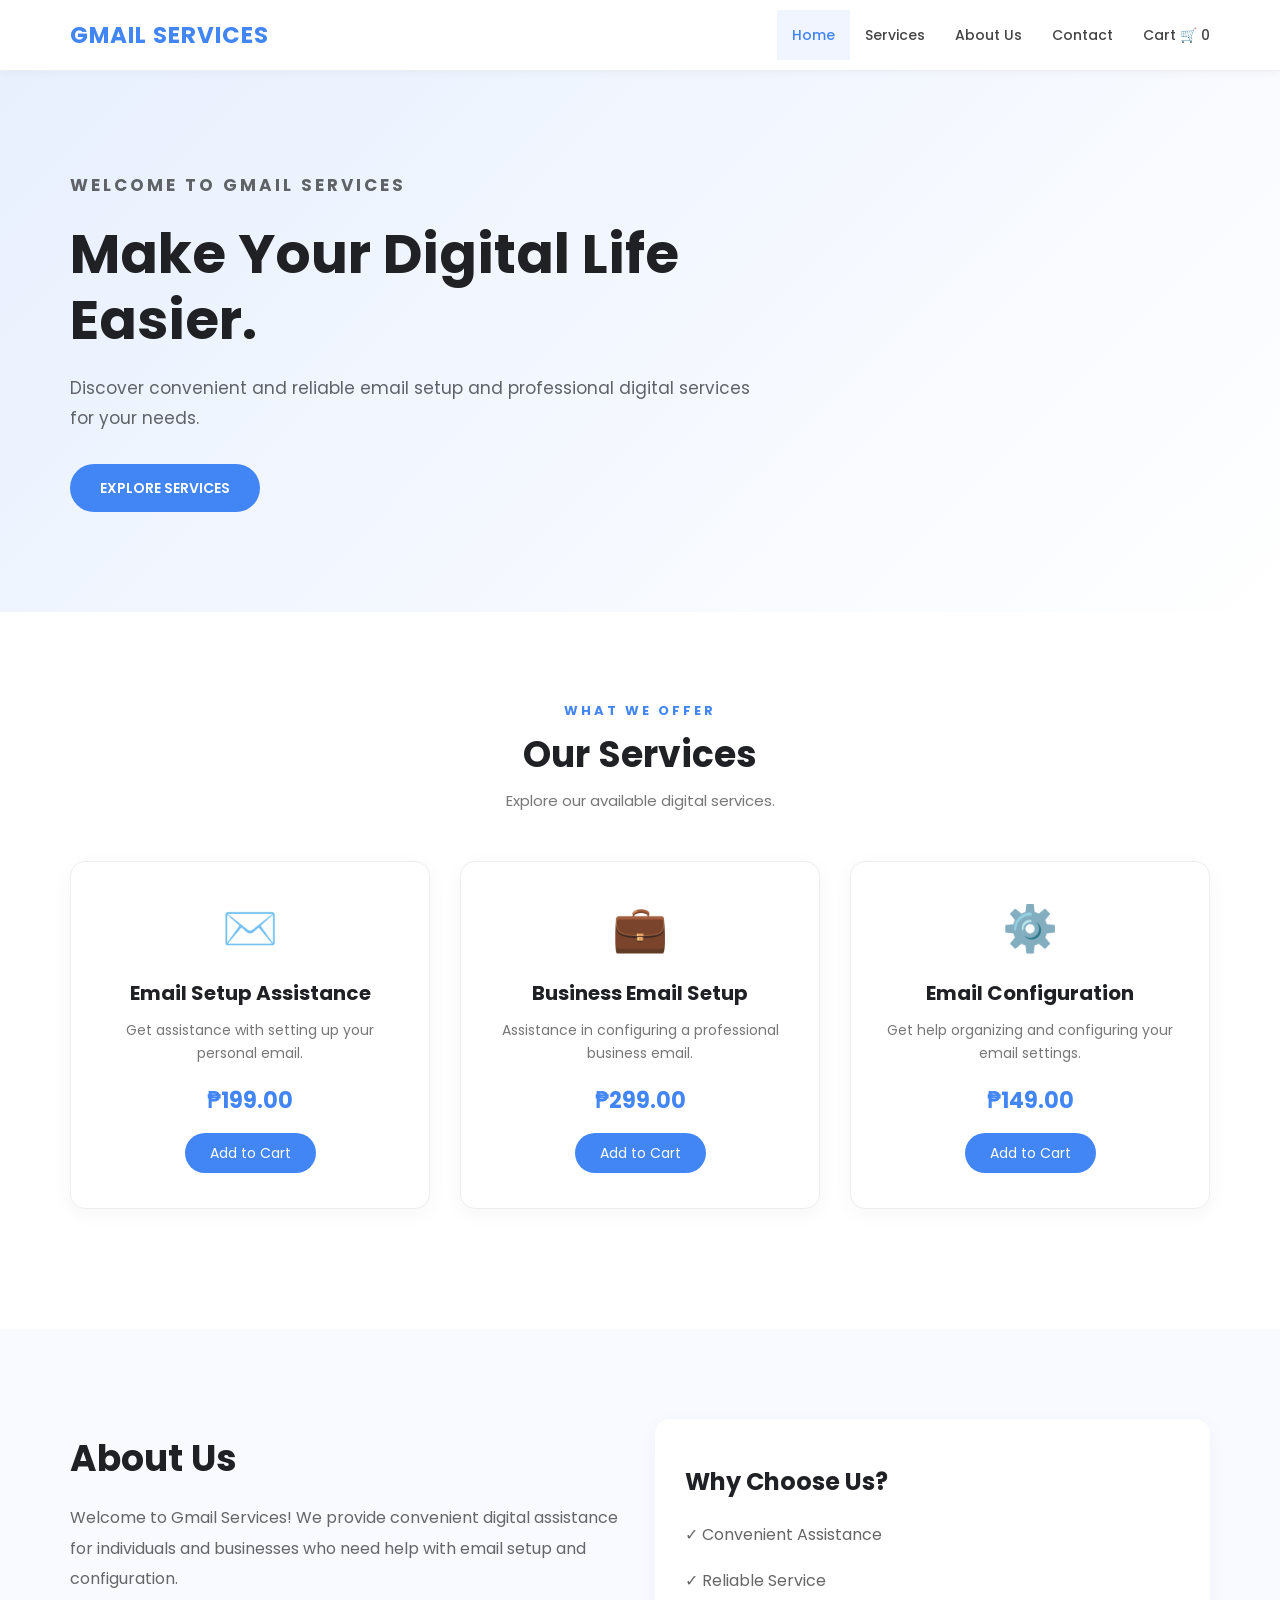
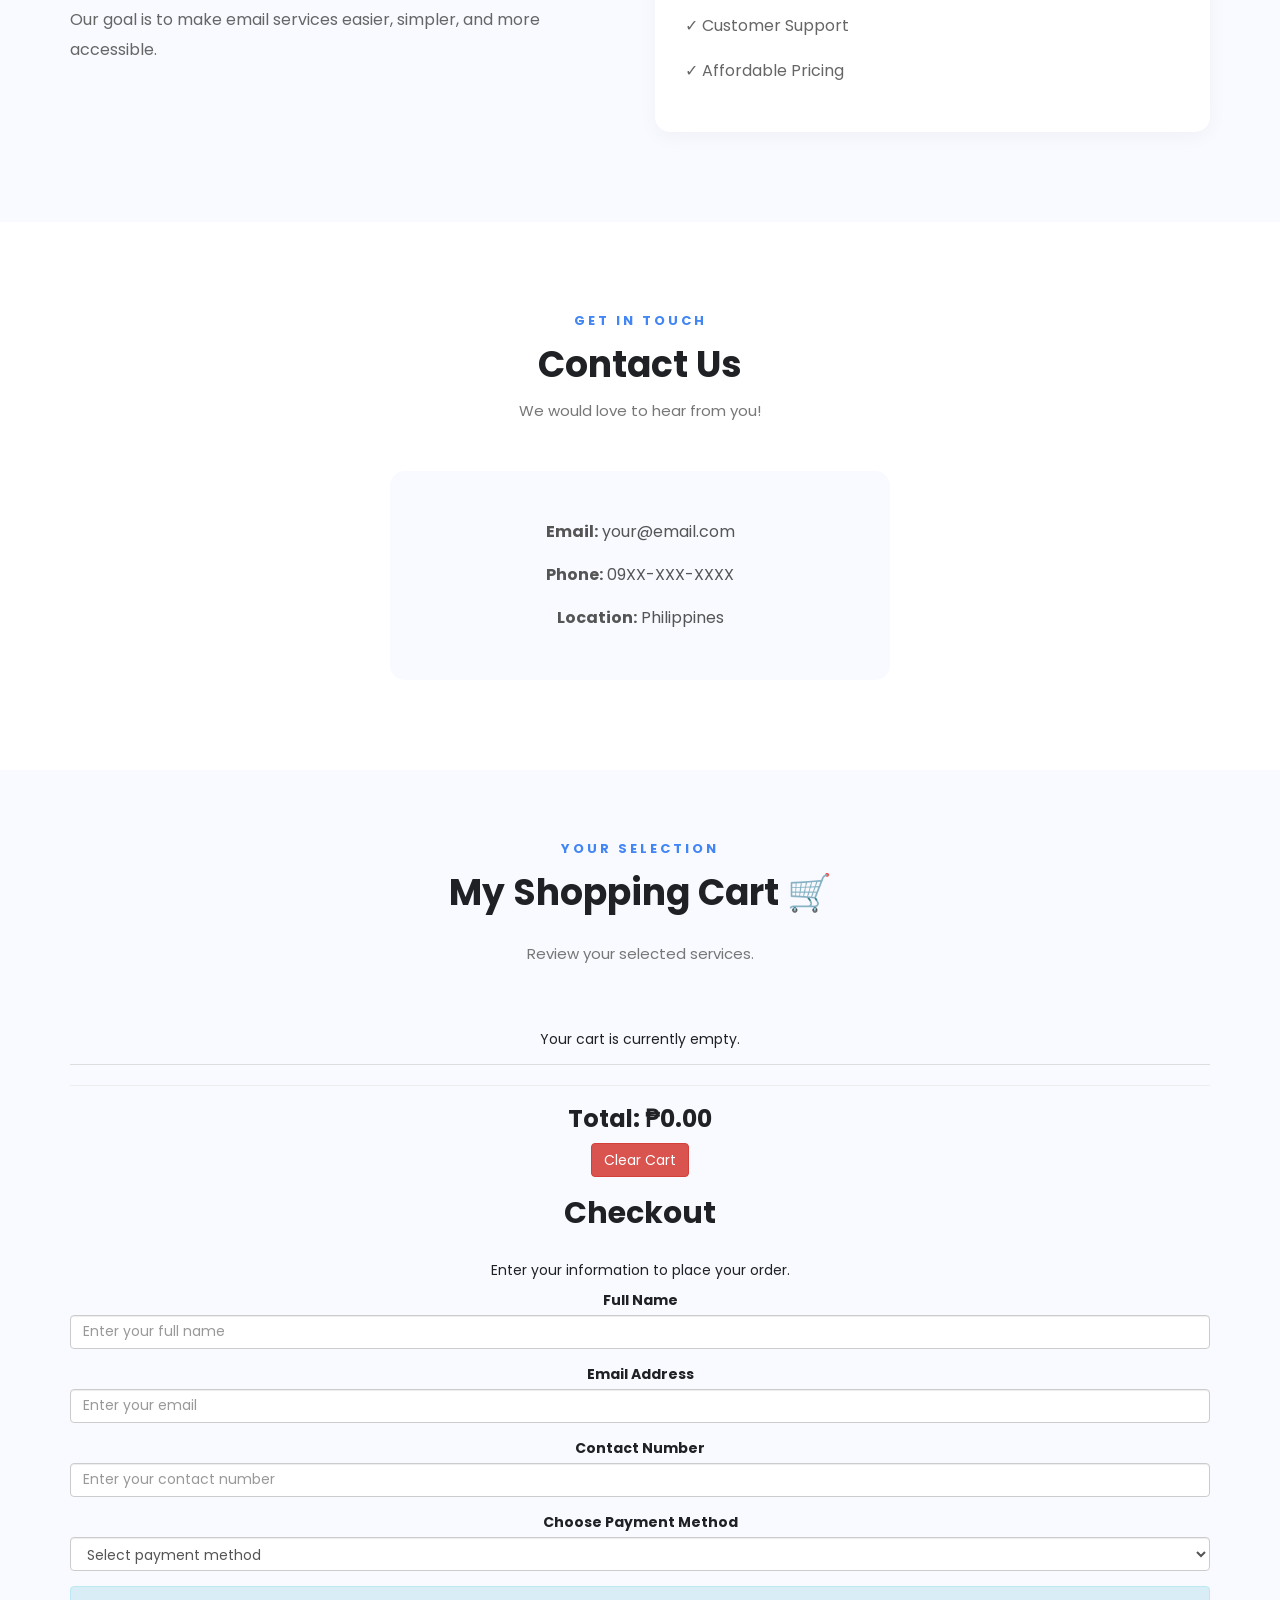
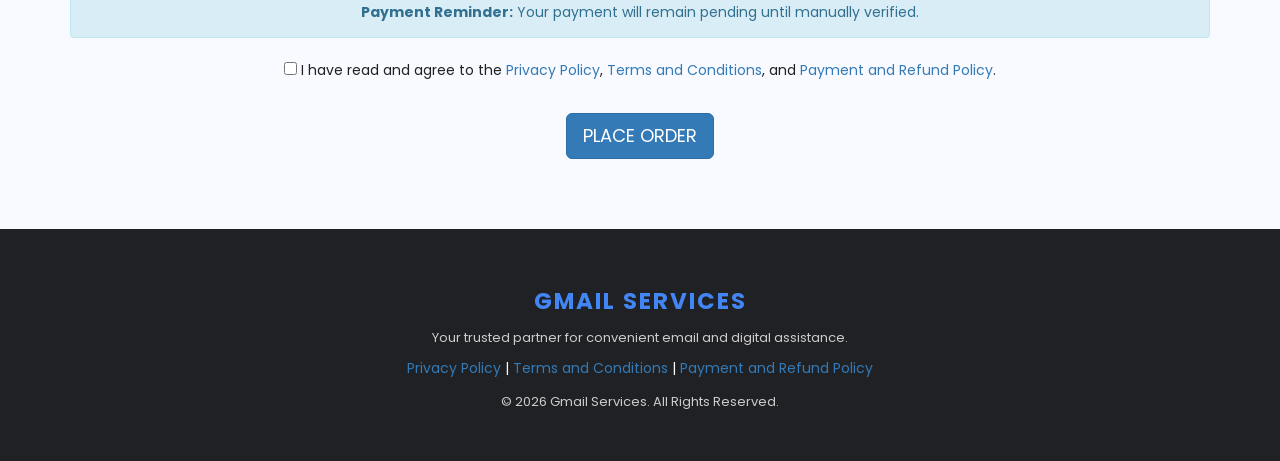
<file: index.html>
<!DOCTYPE html>
<html lang="en">
<head>
    <meta charset="UTF-8">
    <meta name="viewport" content="width=device-width, initial-scale=1.0">

    <title>Gmail Services | Digital Solutions</title>

    <link rel="stylesheet"
    href="https://maxcdn.bootstrapcdn.com/bootstrap/3.4.1/css/bootstrap.min.css">

    <link href="https://fonts.googleapis.com/css2?family=Poppins:wght@400;500;600;700&display=swap"
    rel="stylesheet">

    <link rel="stylesheet" href="style.css">
</head>

<body>

    <nav class="navbar navbar-default navbar-fixed-top">
        <div class="container">
            <div class="navbar-header">
                <button type="button" class="navbar-toggle"
                data-toggle="collapse" data-target="#myNavbar">
                    <span class="icon-bar"></span>
                    <span class="icon-bar"></span>
                    <span class="icon-bar"></span>
                </button>

                <a class="navbar-brand" href="#home">GMAIL SERVICES</a>
            </div>

            <div class="collapse navbar-collapse" id="myNavbar">
                <ul class="nav navbar-nav navbar-right">
                    <li class="active"><a href="#home">Home</a></li>
                    <li><a href="#services">Services</a></li>
                    <li><a href="#about">About Us</a></li>
                    <li><a href="#contact">Contact</a></li>
                    <li><a href="#cart">Cart 🛒 <span id="cart-count">0</span></a></li>
                </ul>
            </div>
        </div>
    </nav>

    <!-- HOME -->
    <section id="home" class="hero">
        <div class="container">
            <div class="hero-content">
                <p class="hero-subtitle">WELCOME TO GMAIL SERVICES</p>
                <h1>Make Your Digital Life Easier.</h1>
                <p>
                    Discover convenient and reliable email setup
                    and professional digital services for your needs.
                </p>
                <a href="#services" class="btn btn-primary">
                    EXPLORE SERVICES
                </a>
            </div>
        </div>
    </section>

    <!-- SERVICES -->
    <section id="services" class="services-section">
        <div class="container">
            <div class="section-heading">
                <p>WHAT WE OFFER</p>
                <h2>Our Services</h2>
                <span>Explore our available digital services.</span>
            </div>

            <div class="row">

                <div class="col-md-4">
                    <div class="service-card">
                        <div class="service-icon">✉️</div>
                        <h3>Email Setup Assistance</h3>
                        <p>Get assistance with setting up your personal email.</p>
                        <h4>₱199.00</h4>
                        <button type="button" class="btn btn-primary"
                        onclick="addToCart('Email Setup Assistance', 199)">
                            Add to Cart
                        </button>
                    </div>
                </div>

                <div class="col-md-4">
                    <div class="service-card">
                        <div class="service-icon">💼</div>
                        <h3>Business Email Setup</h3>
                        <p>Assistance in configuring a professional business email.</p>
                        <h4>₱299.00</h4>
                        <button type="button" class="btn btn-primary"
                        onclick="addToCart('Business Email Setup', 299)">
                            Add to Cart
                        </button>
                    </div>
                </div>

                <div class="col-md-4">
                    <div class="service-card">
                        <div class="service-icon">⚙️</div>
                        <h3>Email Configuration</h3>
                        <p>Get help organizing and configuring your email settings.</p>
                        <h4>₱149.00</h4>
                        <button type="button" class="btn btn-primary"
                        onclick="addToCart('Email Configuration', 149)">
                            Add to Cart
                        </button>
                    </div>
                </div>

            </div>
        </div>
    </section>

    <!-- ABOUT -->
    <section id="about" class="about-section">
        <div class="container">
            <div class="row">
                <div class="col-md-6">
                    <h2>About Us</h2>
                    <p>
                        Welcome to Gmail Services!
                        We provide convenient digital assistance
                        for individuals and businesses who need
                        help with email setup and configuration.
                    </p>
                    <p>
                        Our goal is to make email services
                        easier, simpler, and more accessible.
                    </p>
                </div>

                <div class="col-md-6">
                    <div class="about-box">
                        <h3>Why Choose Us?</h3>
                        <p>✓ Convenient Assistance</p>
                        <p>✓ Reliable Service</p>
                        <p>✓ Customer Support</p>
                        <p>✓ Affordable Pricing</p>
                    </div>
                </div>
            </div>
        </div>
    </section>

    <!-- CONTACT -->
    <section id="contact" class="contact-section">
        <div class="container">
            <div class="section-heading">
                <p>GET IN TOUCH</p>
                <h2>Contact Us</h2>
                <span>We would love to hear from you!</span>
            </div>

            <div class="contact-info">
                <p><strong>Email:</strong> your@email.com</p>
                <p><strong>Phone:</strong> 09XX-XXX-XXXX</p>
                <p><strong>Location:</strong> Philippines</p>
            </div>
        </div>
    </section>

    <!-- CART AND CHECKOUT -->
    <section id="cart" class="cart-section">
        <div class="container">

            <div class="section-heading">
                <p>YOUR SELECTION</p>
                <h2>My Shopping Cart 🛒</h2>
                <span>Review your selected services.</span>
            </div>

            <div class="cart-box">
                <ul id="cart-items">
                    <li>Your cart is currently empty.</li>
                </ul>

                <hr>

                <h3>
                    Total: ₱<span id="cart-total">0.00</span>
                </h3>

                <button type="button" class="btn btn-danger"
                onclick="clearCart()">
                    Clear Cart
                </button>
            </div>

            <div class="checkout-box">
                <h2>Checkout</h2>
                <p>Enter your information to place your order.</p>

                <form id="checkout-form">

                    <div class="form-group">
                        <label for="customer-name">Full Name</label>
                        <input type="text" id="customer-name"
                        class="form-control"
                        placeholder="Enter your full name"
                        maxlength="100" required>
                    </div>

                    <div class="form-group">
                        <label for="customer-email">Email Address</label>
                        <input type="email" id="customer-email"
                        class="form-control"
                        placeholder="Enter your email"
                        maxlength="150" required>
                    </div>

                    <div class="form-group">
                        <label for="customer-phone">Contact Number</label>
                        <input type="tel" id="customer-phone"
                        class="form-control"
                        placeholder="Enter your contact number"
                        maxlength="20" required>
                    </div>

                    <!-- PAYMENT METHOD -->
                    <div class="form-group">
                        <label for="payment-method">Choose Payment Method</label>

                        <select id="payment-method"
                        class="form-control" required>
                            <option value="">Select payment method</option>
                            <option value="GCash">GCash</option>
                            <option value="Bank Transfer">Bank Transfer</option>
                            <option value="Binance Pay">Binance Pay</option>
                        </select>
                    </div>

                    <!-- PAYMENT INSTRUCTIONS -->
                    <div id="payment-instructions"
                    class="well"
                    style="display:none; margin-top:15px; border-radius:10px;">

                        <div id="gcash-instructions" style="display:none;">
                            <h4><strong>GCash Payment Instructions</strong></h4>
                            <p>Payment arrangements will be confirmed separately.</p>

                            <p><strong>Account Name:</strong>
                                <span id="gcash-account-name">Account owner</span>
                            </p>

                            <p><strong>GCash Number:</strong>
                                <span id="gcash-number">Provided after confirmation</span>
                            </p>

                            <p><strong>Amount:</strong>
                                ₱<span class="payment-amount">0.00</span>
                            </p>
                        </div>

                        <div id="bank-instructions" style="display:none;">
                            <h4><strong>Bank Transfer Instructions</strong></h4>
                            <p>Bank transfer arrangements will be confirmed separately.</p>

                            <p><strong>Bank Name:</strong>
                                <span id="bank-name">MariBank</span>
                            </p>

                            <p><strong>Account Name:</strong>
                                <span id="bank-account-name">Account owner</span>
                            </p>

                            <p><strong>Account Number:</strong>
                                <span id="bank-account-number">Provided after confirmation</span>
                            </p>

                            <p><strong>Amount:</strong>
                                ₱<span class="payment-amount">0.00</span>
                            </p>

                            <div class="alert alert-warning">
                                <strong>Testing only:</strong>
                                The test button below does not connect to MariBank
                                or transfer money.
                            </div>
                        </div>

                        <div id="binance-instructions" style="display:none;">
                            <h4><strong>Binance Pay Instructions</strong></h4>
                            <p>Payment arrangements will be confirmed separately.</p>

                            <p><strong>Amount:</strong>
                                ₱<span class="payment-amount">0.00</span>
                            </p>
                        </div>

                        <hr>

                        <div class="alert alert-info">
                            Payment must be manually verified.
                            Selecting a payment method does not confirm payment.
                        </div>
                    </div>

                    <!-- PAYMENT REMINDER -->
                    <div class="alert alert-info">
                        <strong>Payment Reminder:</strong>
                        Your payment will remain pending until manually verified.
                    </div>

                    <!-- POLICY AGREEMENT -->
                    <div class="form-group policy-agreement"
                    style="margin-top:20px; margin-bottom:25px;">

                        <label style="font-weight:normal; line-height:1.8;">
                            <input type="checkbox"
                            id="policy-agreement"
                            name="policy-agreement"
                            required>

                            I have read and agree to the

                            <a href="privacy-policy.html"
                            target="_blank"
                            rel="noopener noreferrer">Privacy Policy</a>,

                            <a href="terms-and-conditions.html"
                            target="_blank"
                            rel="noopener noreferrer">Terms and Conditions</a>, and

                            <a href="payment-refund-policy.html"
                            target="_blank"
                            rel="noopener noreferrer">Payment and Refund Policy</a>.
                        </label>
                    </div>

                    <!-- TEST PAYMENT BUTTON -->
                    <button type="button"
                    id="simulate-payment-button"
                    class="btn btn-warning btn-lg"
                    style="display:none; margin-right:10px; margin-bottom:10px;">
                        SIMULATE TEST PAYMENT
                    </button>

                    <!-- PLACE ORDER -->
                    <button type="submit"
                    id="place-order-button"
                    class="btn btn-primary btn-lg">
                        PLACE ORDER
                    </button>

                </form>

                <!-- TEST PAYMENT RESULT -->
                <div id="test-payment-result"
                class="alert alert-warning"
                style="display:none; margin-top:20px;">
                    <strong>TEST PAYMENT SIMULATED</strong>
                    <p>No money was transferred or deducted.</p>
                    <p>This is not proof of an actual payment.</p>
                </div>

                <!-- ORDER CONFIRMATION -->
                <div id="order-confirmation"
                class="alert alert-success"
                style="display:none; margin-top:25px;">

                    <h3>Thank You for Your Order!</h3>
                    <p>Your order request has been submitted.</p>

                    <p>Order Number:
                        <strong id="order-number"></strong>
                    </p>

                    <p>Customer:
                        <strong id="confirmation-name"></strong>
                    </p>

                    <p>Payment Method:
                        <strong id="confirmation-payment"></strong>
                    </p>

                    <p>Total:
                        <strong id="confirmation-total"></strong>
                    </p>

                    <p>Payment Status:
                        <strong id="confirmation-status">Pending Verification</strong>
                    </p>
                </div>

            </div>
        </div>
    </section>

    <!-- FOOTER -->
    <footer class="footer">
        <div class="container">
            <h3>GMAIL SERVICES</h3>

            <p>
                Your trusted partner for convenient
                email and digital assistance.
            </p>

            <div class="footer-links">
                <a href="privacy-policy.html">Privacy Policy</a>
                <span>|</span>
                <a href="terms-and-conditions.html">Terms and Conditions</a>
                <span>|</span>
                <a href="payment-refund-policy.html">Payment and Refund Policy</a>
            </div>

            <p>© 2026 Gmail Services. All Rights Reserved.</p>
        </div>
    </footer>

    <script src="https://ajax.googleapis.com/ajax/libs/jquery/3.7.1/jquery.min.js"></script>
    <script src="https://maxcdn.bootstrapcdn.com/bootstrap/3.4.1/js/bootstrap.min.js"></script>
    <script src="script.js"></script>

</body>
</html>
</file>
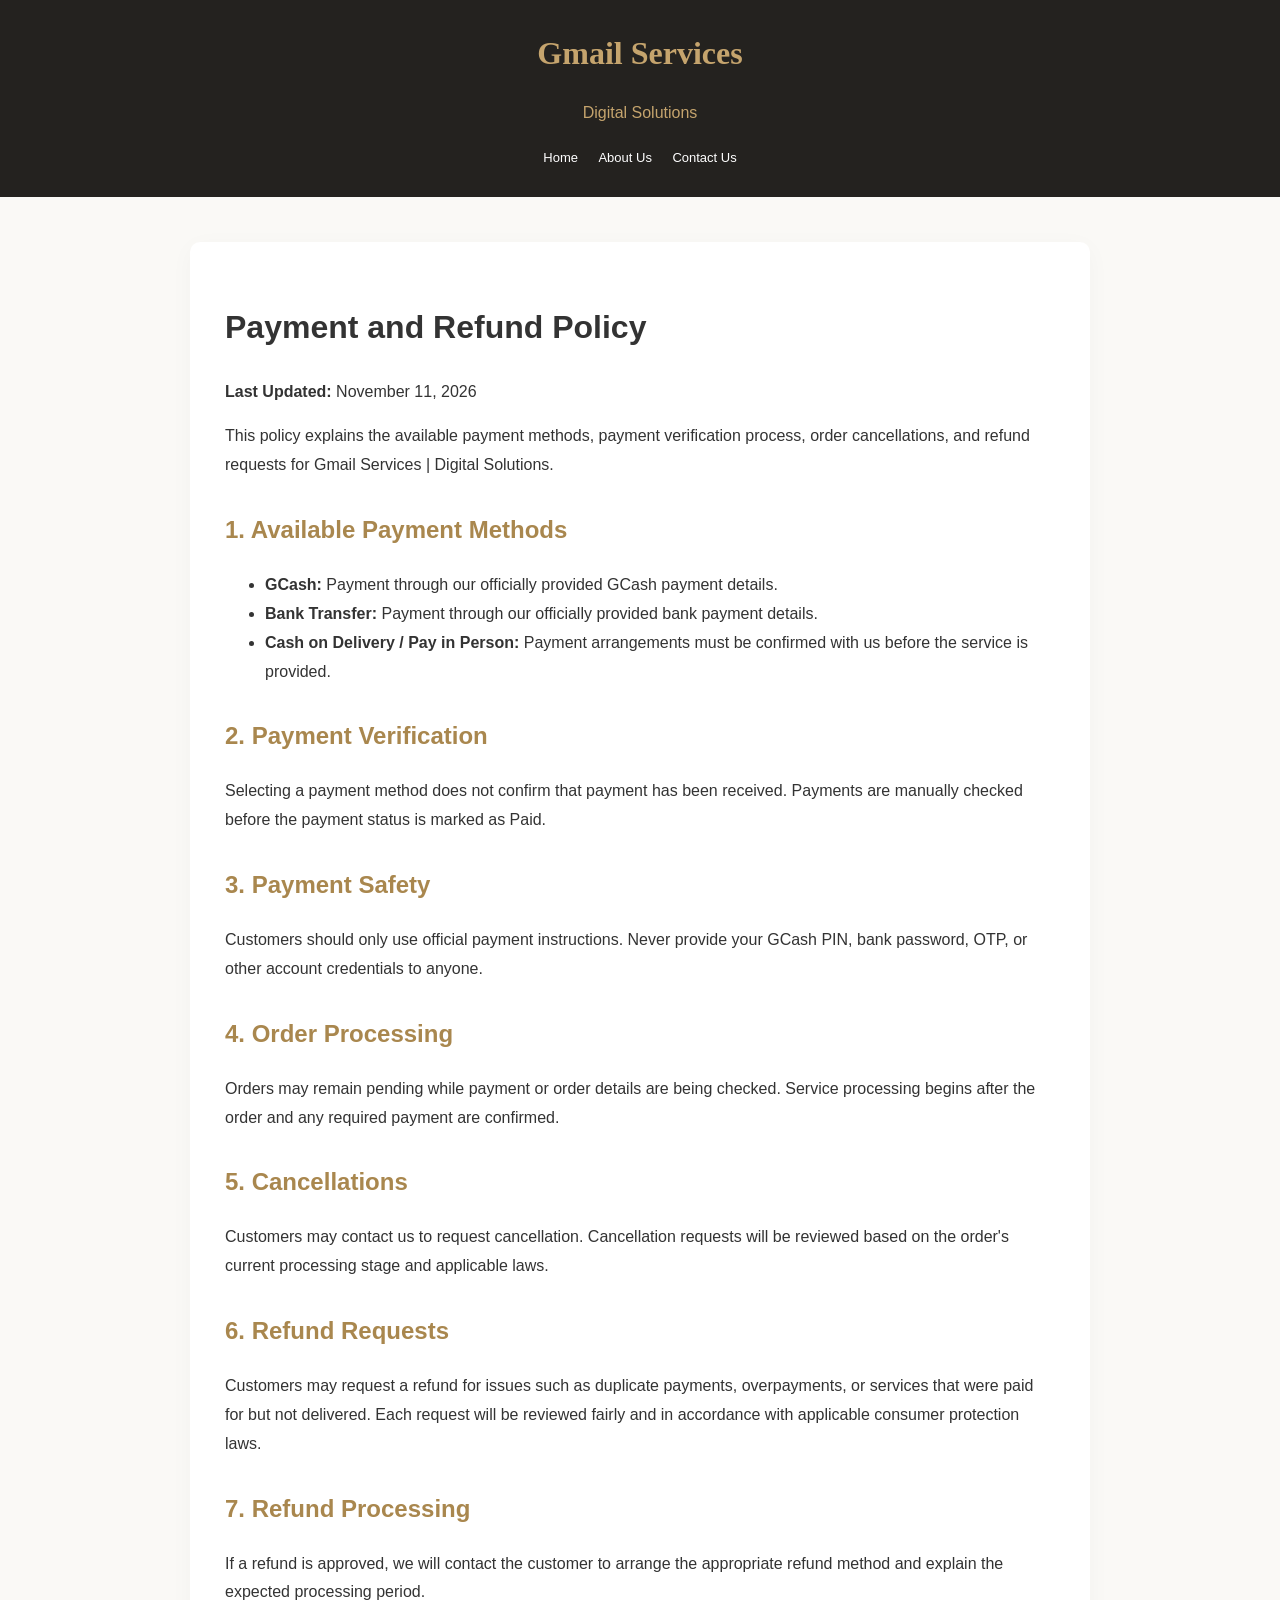
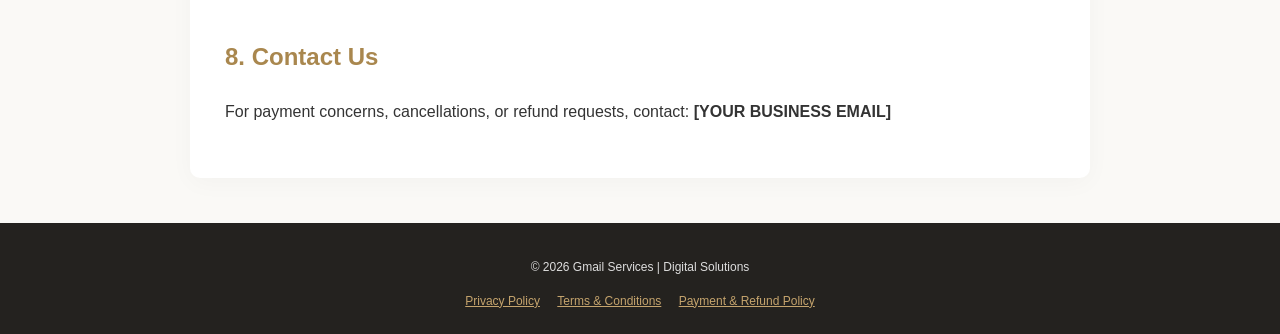
<file: payment-refund-policy.html>
<!DOCTYPE html>
<html lang="en">
<head>
  <meta charset="UTF-8">
  <meta name="viewport" content="width=device-width, initial-scale=1.0">
  <title>Payment and Refund Policy | Gmail Services</title>
  <style>
    * { box-sizing: border-box; }
    body {
      margin: 0;
      font-family: Arial, sans-serif;
      background: #faf9f6;
      color: #333;
      line-height: 1.8;
    }
    header {
      background: #24221f;
      color: #c5a46d;
      padding: 25px;
      text-align: center;
    }
    header h1 { margin: 0; font-family: Georgia, serif; }
    nav { margin-top: 12px; }
    nav a {
      color: white;
      text-decoration: none;
      margin: 0 8px;
      font-size: 13px;
    }
    main {
      max-width: 900px;
      margin: 45px auto;
      padding: 35px;
      background: white;
      border-radius: 10px;
      box-shadow: 0 5px 25px #00000008;
    }
    h2 { color: #a9874e; margin-top: 28px; }
    footer {
      background: #24221f;
      color: #ddd;
      text-align: center;
      padding: 22px;
      font-size: 12px;
    }
    footer a { color: #c5a46d; margin: 0 7px; }
    @media(max-width:600px) {
      main { margin: 20px 12px; padding: 22px; }
    }
  </style>
</head>
<body>

<header>
  <h1>Gmail Services</h1>
  <p>Digital Solutions</p>
  <nav>
    <a href="index.html">Home</a>
    <a href="index.html#about">About Us</a>
    <a href="index.html#contact">Contact Us</a>
  </nav>
</header>

<main>
  <h1>Payment and Refund Policy</h1>
  <p><strong>Last Updated:</strong> November 11, 2026</p>

  <p>
    This policy explains the available payment methods,
    payment verification process, order cancellations,
    and refund requests for Gmail Services | Digital Solutions.
  </p>

  <h2>1. Available Payment Methods</h2>
  <ul>
    <li><strong>GCash:</strong> Payment through our officially
        provided GCash payment details.</li>
    <li><strong>Bank Transfer:</strong> Payment through our
        officially provided bank payment details.</li>
    <li><strong>Cash on Delivery / Pay in Person:</strong>
        Payment arrangements must be confirmed with us
        before the service is provided.</li>
  </ul>

  <h2>2. Payment Verification</h2>
  <p>
    Selecting a payment method does not confirm that
    payment has been received. Payments are manually
    checked before the payment status is marked as Paid.
  </p>

  <h2>3. Payment Safety</h2>
  <p>
    Customers should only use official payment instructions.
    Never provide your GCash PIN, bank password, OTP,
    or other account credentials to anyone.
  </p>

  <h2>4. Order Processing</h2>
  <p>
    Orders may remain pending while payment or order
    details are being checked. Service processing begins
    after the order and any required payment are confirmed.
  </p>

  <h2>5. Cancellations</h2>
  <p>
    Customers may contact us to request cancellation.
    Cancellation requests will be reviewed based on the
    order's current processing stage and applicable laws.
  </p>

  <h2>6. Refund Requests</h2>
  <p>
    Customers may request a refund for issues such as
    duplicate payments, overpayments, or services that
    were paid for but not delivered. Each request will
    be reviewed fairly and in accordance with applicable
    consumer protection laws.
  </p>

  <h2>7. Refund Processing</h2>
  <p>
    If a refund is approved, we will contact the customer
    to arrange the appropriate refund method and explain
    the expected processing period.
  </p>

  <h2>8. Contact Us</h2>
  <p>
    For payment concerns, cancellations, or refund requests,
    contact:
    <strong>[YOUR BUSINESS EMAIL]</strong>
  </p>
</main>

<footer>
  <p>© 2026 Gmail Services | Digital Solutions</p>
  <a href="privacy-policy.html">Privacy Policy</a>
  <a href="terms-and-conditions.html">Terms & Conditions</a>
  <a href="payment-refund-policy.html">Payment & Refund Policy</a>
</footer>

</body>
</html>
</file>
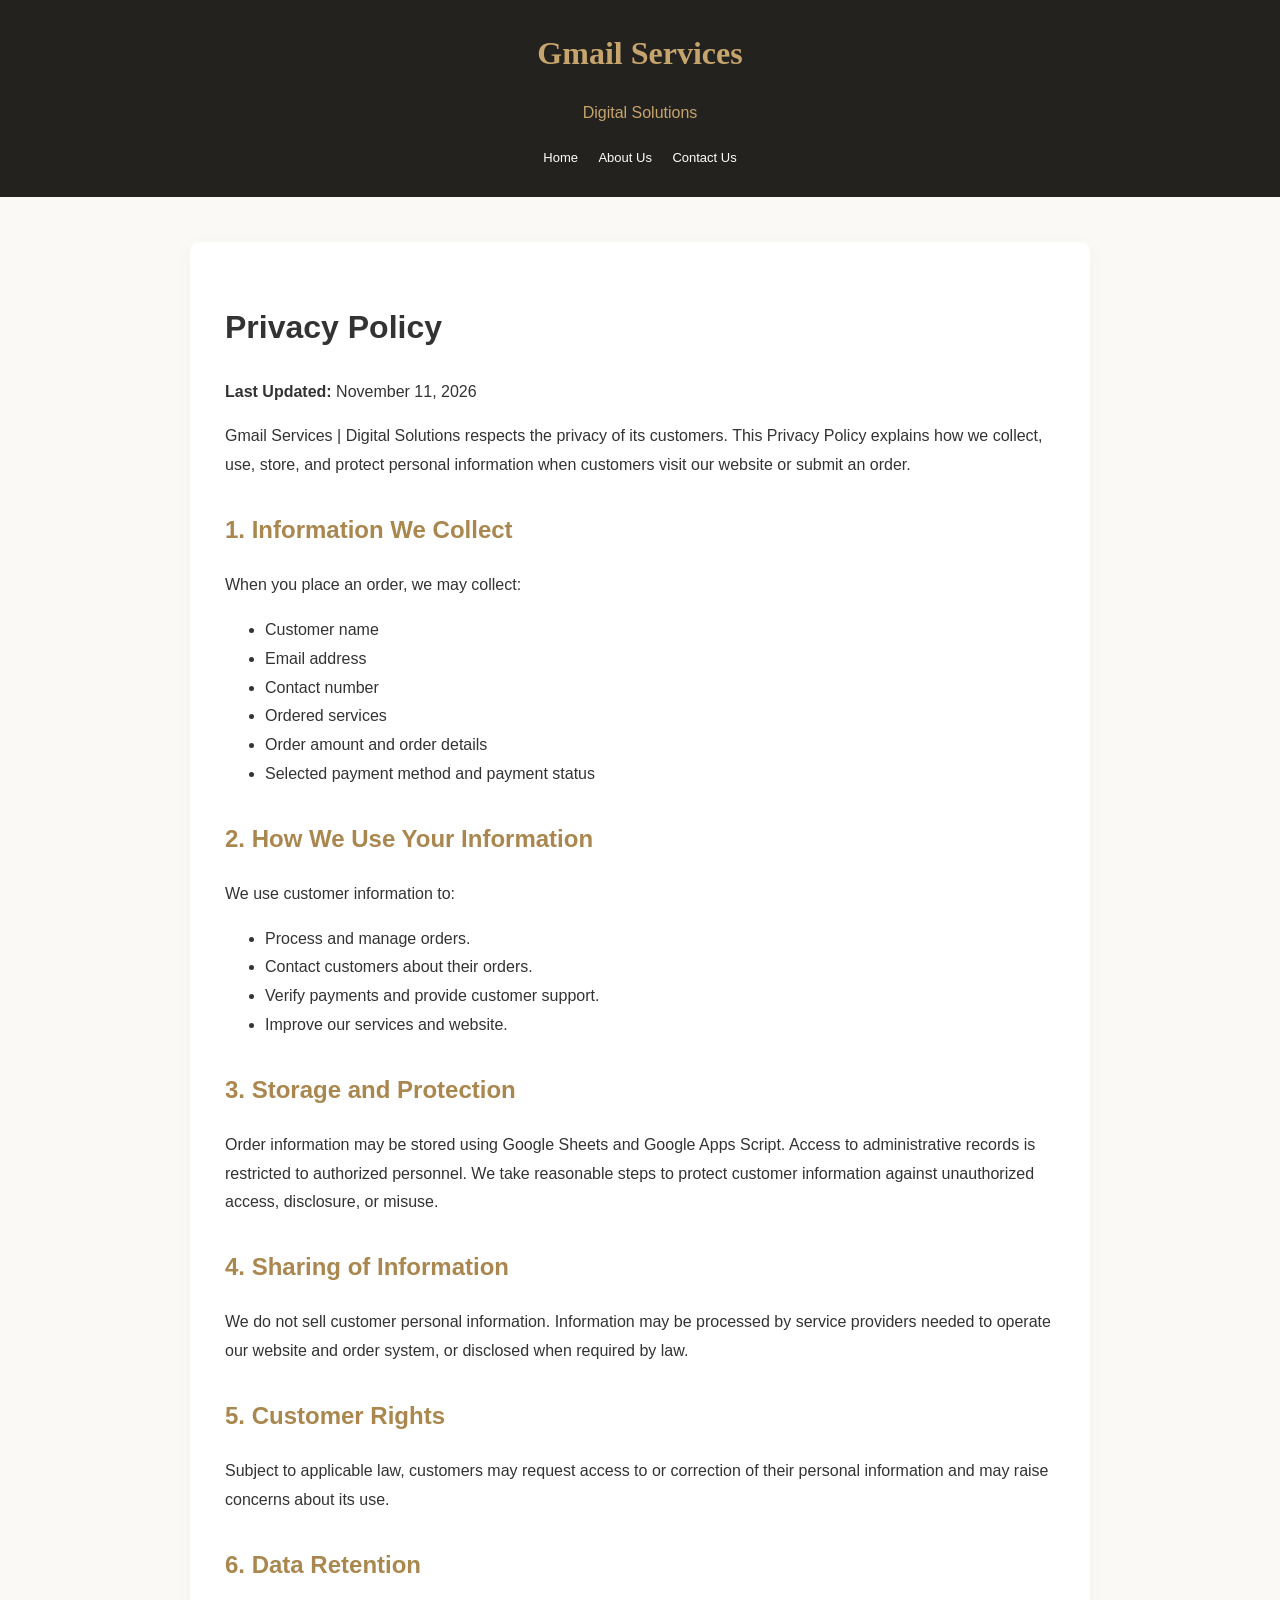
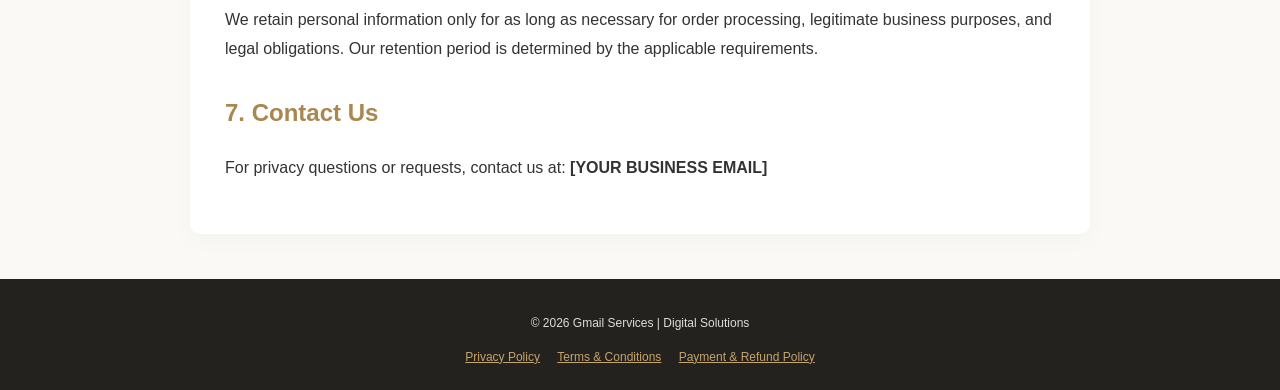
<file: privacy-policy.html>
<!DOCTYPE html>
<html lang="en">
<head>
  <meta charset="UTF-8">
  <meta name="viewport" content="width=device-width, initial-scale=1.0">
  <title>Privacy Policy | Gmail Services</title>
  <style>
    * { box-sizing: border-box; }
    body {
      margin: 0;
      font-family: Arial, sans-serif;
      background: #faf9f6;
      color: #333;
      line-height: 1.8;
    }
    header {
      background: #24221f;
      color: #c5a46d;
      padding: 25px;
      text-align: center;
    }
    header h1 { margin: 0; font-family: Georgia, serif; }
    nav { margin-top: 12px; }
    nav a {
      color: #fff;
      text-decoration: none;
      margin: 0 8px;
      font-size: 13px;
    }
    main {
      max-width: 900px;
      margin: 45px auto;
      padding: 35px;
      background: white;
      border-radius: 10px;
      box-shadow: 0 5px 25px #00000008;
    }
    h2 { color: #a9874e; margin-top: 28px; }
    footer {
      background: #24221f;
      color: #ddd;
      text-align: center;
      padding: 22px;
      font-size: 12px;
    }
    footer a { color: #c5a46d; margin: 0 7px; }
    @media(max-width:600px) {
      main { margin: 20px 12px; padding: 22px; }
    }
  </style>
</head>
<body>

<header>
  <h1>Gmail Services</h1>
  <p>Digital Solutions</p>
  <nav>
    <a href="index.html">Home</a>
    <a href="index.html#about">About Us</a>
    <a href="index.html#contact">Contact Us</a>
  </nav>
</header>

<main>
  <h1>Privacy Policy</h1>
  <p><strong>Last Updated:</strong> November 11, 2026</p>

  <p>
    Gmail Services | Digital Solutions respects the privacy
    of its customers. This Privacy Policy explains how we
    collect, use, store, and protect personal information
    when customers visit our website or submit an order.
  </p>

  <h2>1. Information We Collect</h2>
  <p>When you place an order, we may collect:</p>
  <ul>
    <li>Customer name</li>
    <li>Email address</li>
    <li>Contact number</li>
    <li>Ordered services</li>
    <li>Order amount and order details</li>
    <li>Selected payment method and payment status</li>
  </ul>

  <h2>2. How We Use Your Information</h2>
  <p>We use customer information to:</p>
  <ul>
    <li>Process and manage orders.</li>
    <li>Contact customers about their orders.</li>
    <li>Verify payments and provide customer support.</li>
    <li>Improve our services and website.</li>
  </ul>

  <h2>3. Storage and Protection</h2>
  <p>
    Order information may be stored using Google Sheets and
    Google Apps Script. Access to administrative records is
    restricted to authorized personnel. We take reasonable
    steps to protect customer information against unauthorized
    access, disclosure, or misuse.
  </p>

  <h2>4. Sharing of Information</h2>
  <p>
    We do not sell customer personal information. Information
    may be processed by service providers needed to operate
    our website and order system, or disclosed when required
    by law.
  </p>

  <h2>5. Customer Rights</h2>
  <p>
    Subject to applicable law, customers may request access
    to or correction of their personal information and may
    raise concerns about its use.
  </p>

  <h2>6. Data Retention</h2>
  <p>
    We retain personal information only for as long as
    necessary for order processing, legitimate business
    purposes, and legal obligations. Our retention period
    is determined by the applicable requirements.
  </p>

  <h2>7. Contact Us</h2>
  <p>
    For privacy questions or requests, contact us at:
    <strong>[YOUR BUSINESS EMAIL]</strong>
  </p>
</main>

<footer>
  <p>© 2026 Gmail Services | Digital Solutions</p>
  <a href="privacy-policy.html">Privacy Policy</a>
  <a href="terms-and-conditions.html">Terms & Conditions</a>
  <a href="payment-refund-policy.html">Payment & Refund Policy</a>
</footer>

</body>
</html>
</file>
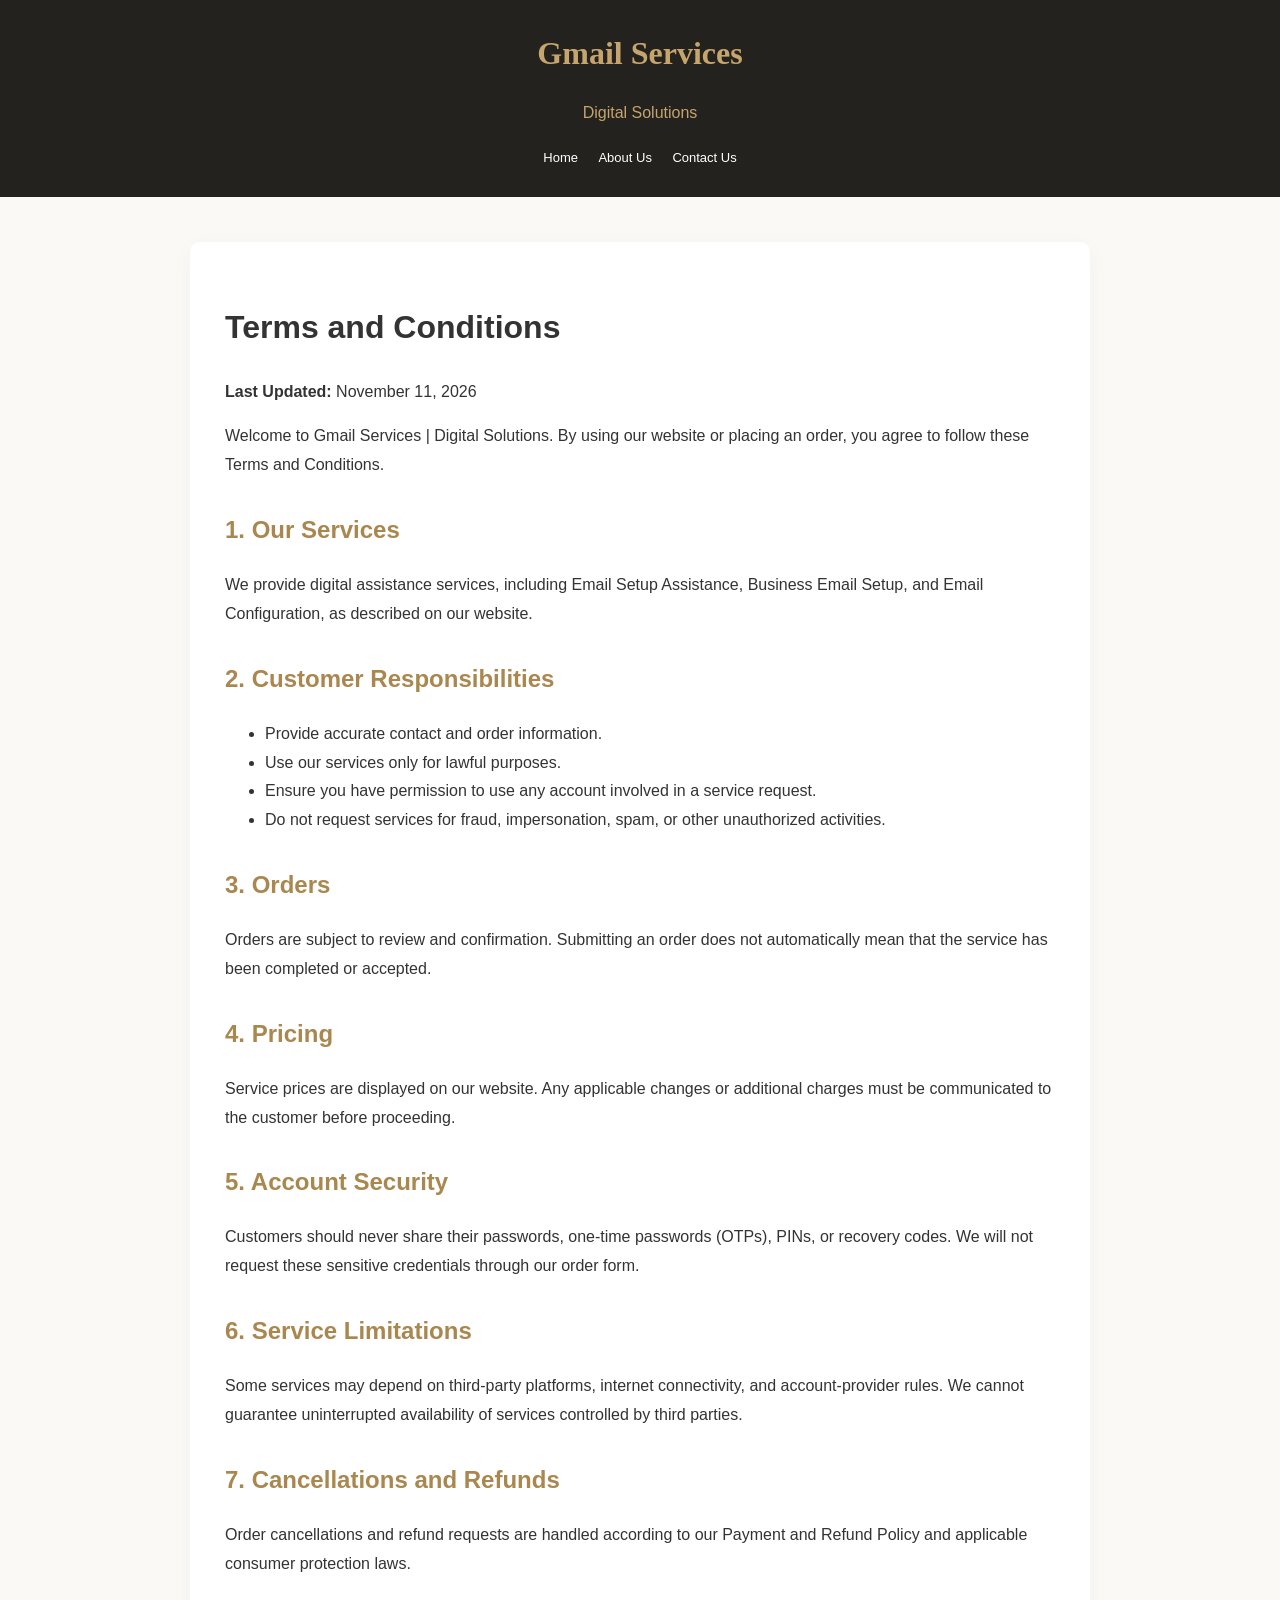
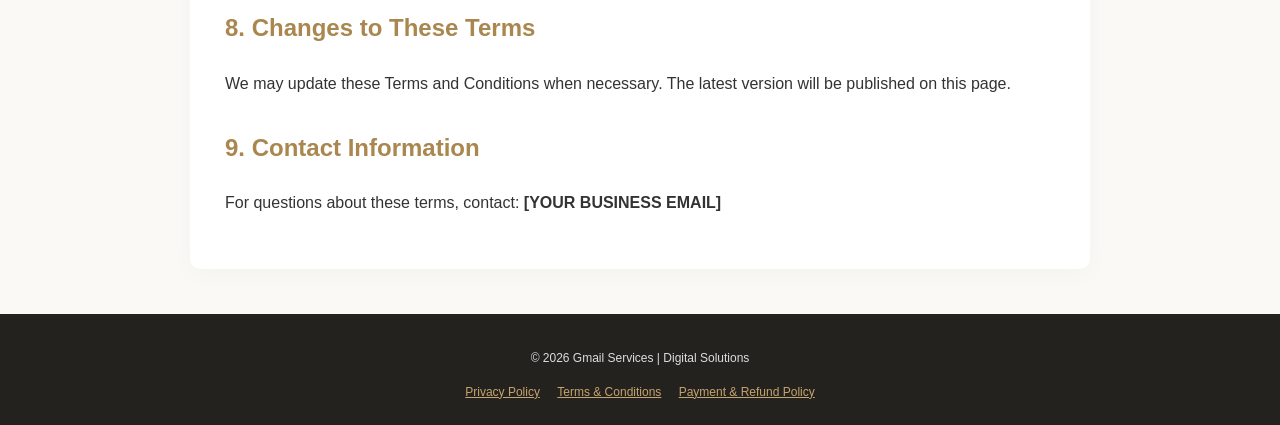
<file: terms-and-conditions.html>
<!DOCTYPE html>
<html lang="en">
<head>
  <meta charset="UTF-8">
  <meta name="viewport" content="width=device-width, initial-scale=1.0">
  <title>Terms and Conditions | Gmail Services</title>
  <style>
    * { box-sizing: border-box; }
    body {
      margin: 0;
      font-family: Arial, sans-serif;
      background: #faf9f6;
      color: #333;
      line-height: 1.8;
    }
    header {
      background: #24221f;
      color: #c5a46d;
      padding: 25px;
      text-align: center;
    }
    header h1 { margin: 0; font-family: Georgia, serif; }
    nav { margin-top: 12px; }
    nav a {
      color: white;
      text-decoration: none;
      margin: 0 8px;
      font-size: 13px;
    }
    main {
      max-width: 900px;
      margin: 45px auto;
      padding: 35px;
      background: white;
      border-radius: 10px;
      box-shadow: 0 5px 25px #00000008;
    }
    h2 { color: #a9874e; margin-top: 28px; }
    footer {
      background: #24221f;
      color: #ddd;
      text-align: center;
      padding: 22px;
      font-size: 12px;
    }
    footer a { color: #c5a46d; margin: 0 7px; }
    @media(max-width:600px) {
      main { margin: 20px 12px; padding: 22px; }
    }
  </style>
</head>
<body>

<header>
  <h1>Gmail Services</h1>
  <p>Digital Solutions</p>
  <nav>
    <a href="index.html">Home</a>
    <a href="index.html#about">About Us</a>
    <a href="index.html#contact">Contact Us</a>
  </nav>
</header>

<main>
  <h1>Terms and Conditions</h1>
  <p><strong>Last Updated:</strong> November 11, 2026</p>

  <p>
    Welcome to Gmail Services | Digital Solutions.
    By using our website or placing an order, you agree
    to follow these Terms and Conditions.
  </p>

  <h2>1. Our Services</h2>
  <p>
    We provide digital assistance services, including
    Email Setup Assistance, Business Email Setup, and
    Email Configuration, as described on our website.
  </p>

  <h2>2. Customer Responsibilities</h2>
  <ul>
    <li>Provide accurate contact and order information.</li>
    <li>Use our services only for lawful purposes.</li>
    <li>Ensure you have permission to use any account
        involved in a service request.</li>
    <li>Do not request services for fraud, impersonation,
        spam, or other unauthorized activities.</li>
  </ul>

  <h2>3. Orders</h2>
  <p>
    Orders are subject to review and confirmation.
    Submitting an order does not automatically mean
    that the service has been completed or accepted.
  </p>

  <h2>4. Pricing</h2>
  <p>
    Service prices are displayed on our website.
    Any applicable changes or additional charges must
    be communicated to the customer before proceeding.
  </p>

  <h2>5. Account Security</h2>
  <p>
    Customers should never share their passwords,
    one-time passwords (OTPs), PINs, or recovery codes.
    We will not request these sensitive credentials
    through our order form.
  </p>

  <h2>6. Service Limitations</h2>
  <p>
    Some services may depend on third-party platforms,
    internet connectivity, and account-provider rules.
    We cannot guarantee uninterrupted availability
    of services controlled by third parties.
  </p>

  <h2>7. Cancellations and Refunds</h2>
  <p>
    Order cancellations and refund requests are handled
    according to our Payment and Refund Policy and
    applicable consumer protection laws.
  </p>

  <h2>8. Changes to These Terms</h2>
  <p>
    We may update these Terms and Conditions when
    necessary. The latest version will be published
    on this page.
  </p>

  <h2>9. Contact Information</h2>
  <p>
    For questions about these terms, contact:
    <strong>[YOUR BUSINESS EMAIL]</strong>
  </p>
</main>

<footer>
  <p>© 2026 Gmail Services | Digital Solutions</p>
  <a href="privacy-policy.html">Privacy Policy</a>
  <a href="terms-and-conditions.html">Terms & Conditions</a>
  <a href="payment-refund-policy.html">Payment & Refund Policy</a>
</footer>

</body>
</html>
</file>
<file: style.css>
/* =========================
   GENERAL SETTINGS
========================= */

* {
    box-sizing: border-box;
}

html {
    scroll-behavior: smooth;
    scroll-padding-top: 75px;
}

body {
    margin: 0;
    padding-top: 70px;
    font-family: 'Poppins', sans-serif;
    color: #202124;
    background-color: #ffffff;
}

h1, h2, h3, h4 {
    font-weight: 700;
}

a {
    text-decoration: none !important;
}


/* =========================
   NAVIGATION BAR
========================= */

.navbar-default {
    background-color: #ffffff;
    border: none;
    border-bottom: 1px solid #eeeeee;
    padding: 10px 0;
    box-shadow: 0 2px 8px rgba(0,0,0,0.04);
}

.navbar-default .navbar-brand {
    color: #4285F4;
    font-size: 23px;
    font-weight: 700;
    letter-spacing: 1px;
}

.navbar-default .navbar-nav > li > a {
    color: #444444;
    font-size: 14px;
    font-weight: 500;
    transition: 0.3s;
}

.navbar-default .navbar-nav > li > a:hover {
    color: #4285F4;
    background-color: #f1f5ff;
}

.navbar-default .navbar-nav > .active > a {
    color: #4285F4;
    background-color: #f1f5ff;
}

.navbar-default .navbar-toggle {
    border-color: #4285F4;
}

.navbar-default .navbar-toggle .icon-bar {
    background-color: #4285F4;
}


/* =========================
   HOME SECTION
========================= */

.hero {
    min-height: 520px;
    background: linear-gradient(135deg, #e8f0fe, #ffffff);
    display: flex;
    align-items: center;
    padding: 100px 0;
}

.hero-content {
    max-width: 700px;
}

.hero-subtitle {
    color: #4285F4;
    font-size: 14px;
    font-weight: 700;
    letter-spacing: 3px;
}

.hero h1 {
    font-size: 55px;
    line-height: 1.2;
    margin: 20px 0;
    color: #202124;
}

.hero p {
    font-size: 17px;
    color: #5f6368;
    line-height: 1.8;
}

.hero .btn {
    background-color: #4285F4;
    border: none;
    border-radius: 30px;
    padding: 14px 30px;
    margin-top: 20px;
    font-weight: 600;
    transition: 0.3s;
}

.hero .btn:hover {
    background-color: #1967d2;
    transform: translateY(-3px);
}


/* =========================
   SECTION HEADINGS
========================= */

.section-heading {
    text-align: center;
    margin-bottom: 50px;
}

.section-heading p {
    color: #4285F4;
    font-size: 13px;
    font-weight: 700;
    letter-spacing: 3px;
}

.section-heading h2 {
    font-size: 36px;
    margin: 15px 0;
    color: #202124;
}

.section-heading span {
    color: #777777;
    font-size: 15px;
}


/* =========================
   SERVICES SECTION
========================= */

.services-section {
    padding: 90px 0;
    background-color: #ffffff;
}

.service-card {
    background-color: #ffffff;
    border: 1px solid #eeeeee;
    border-radius: 15px;
    padding: 35px 25px;
    text-align: center;
    margin-bottom: 30px;
    min-height: 310px;
    box-shadow: 0 5px 20px rgba(0,0,0,0.04);
    transition: 0.3s;
}

.service-card:hover {
    transform: translateY(-8px);
    box-shadow: 0 12px 30px rgba(66,133,244,0.12);
}

.service-icon {
    font-size: 45px;
    margin-bottom: 20px;
}

.service-card h3 {
    font-size: 20px;
    margin-bottom: 15px;
}

.service-card p {
    color: #777777;
    font-size: 14px;
    line-height: 1.7;
    min-height: 50px;
}

.service-card h4 {
    color: #4285F4;
    font-size: 22px;
    margin: 20px 0;
}

.service-card .btn {
    background-color: #4285F4;
    border: none;
    border-radius: 25px;
    padding: 10px 25px;
}

.service-card .btn:hover {
    background-color: #1967d2;
}


/* =========================
   ABOUT SECTION
========================= */

.about-section {
    padding: 90px 0;
    background-color: #f8faff;
}

.about-section h2 {
    font-size: 36px;
    margin-bottom: 25px;
}

.about-section p {
    color: #666666;
    font-size: 16px;
    line-height: 1.9;
}

.about-box {
    background-color: #ffffff;
    border-radius: 15px;
    padding: 30px;
    box-shadow: 0 5px 20px rgba(0,0,0,0.04);
}

.about-box h3 {
    margin-bottom: 25px;
}

.about-box p {
    margin-bottom: 15px;
}


/* =========================
   CONTACT SECTION
========================= */

.contact-section {
    padding: 90px 0;
    background-color: #ffffff;
}

.contact-info {
    max-width: 500px;
    margin: auto;
    text-align: center;
    padding: 30px;
    background-color: #f8faff;
    border-radius: 15px;
}

.contact-info p {
    font-size: 16px;
    color: #555555;
    margin: 20px 0;
}


/* =========================
   CART SECTION
========================= */

.cart-section {
    padding: 70px 0;
    background-color: #f8faff;
    text-align: center;
}

.cart-section h2 {
    margin-bottom: 30px;
}

.cart-section ul {
    list-style: none;
    padding: 0;
}

.cart-section li {
    padding: 15px;
    border-bottom: 1px solid #dddddd;
}


/* =========================
   FOOTER
========================= */

.footer {
    background-color: #202124;
    color: #ffffff;
    text-align: center;
    padding: 40px 0;
}

.footer h3 {
    color: #4285F4;
    font-size: 23px;
    letter-spacing: 2px;
}

.footer p {
    color: #cccccc;
    font-size: 13px;
    margin-top: 15px;
}


/* =========================
   RESPONSIVE DESIGN
========================= */

@media screen and (max-width: 767px) {

    .hero {
        min-height: 450px;
        padding: 70px 20px;
    }

    .hero h1 {
        font-size: 36px;
    }

    .hero p {
        font-size: 15px;
    }

    .section-heading h2 {
        font-size: 29px;
    }

    .services-section,
    .about-section,
    .contact-section {
        padding: 60px 0;
    }

    .navbar-default .navbar-collapse {
        background-color: #ffffff;
    }

}
</file>
